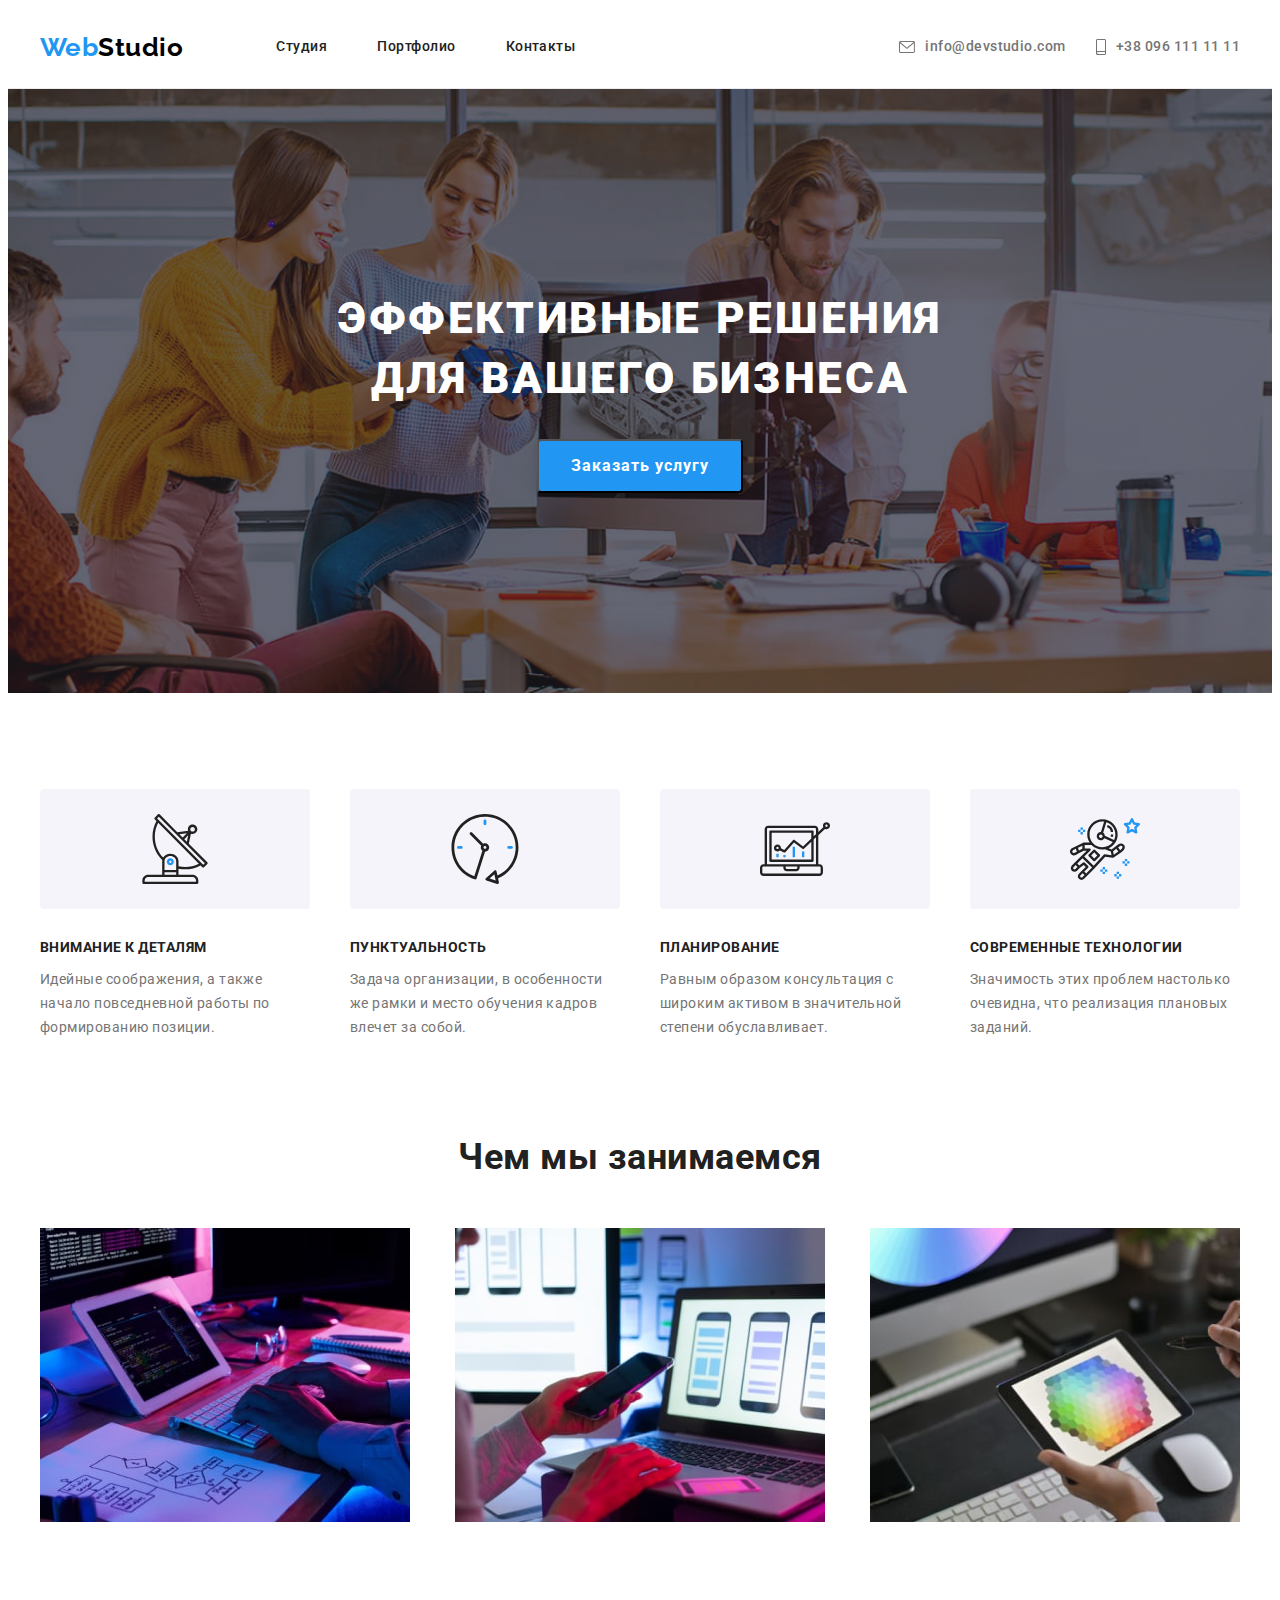
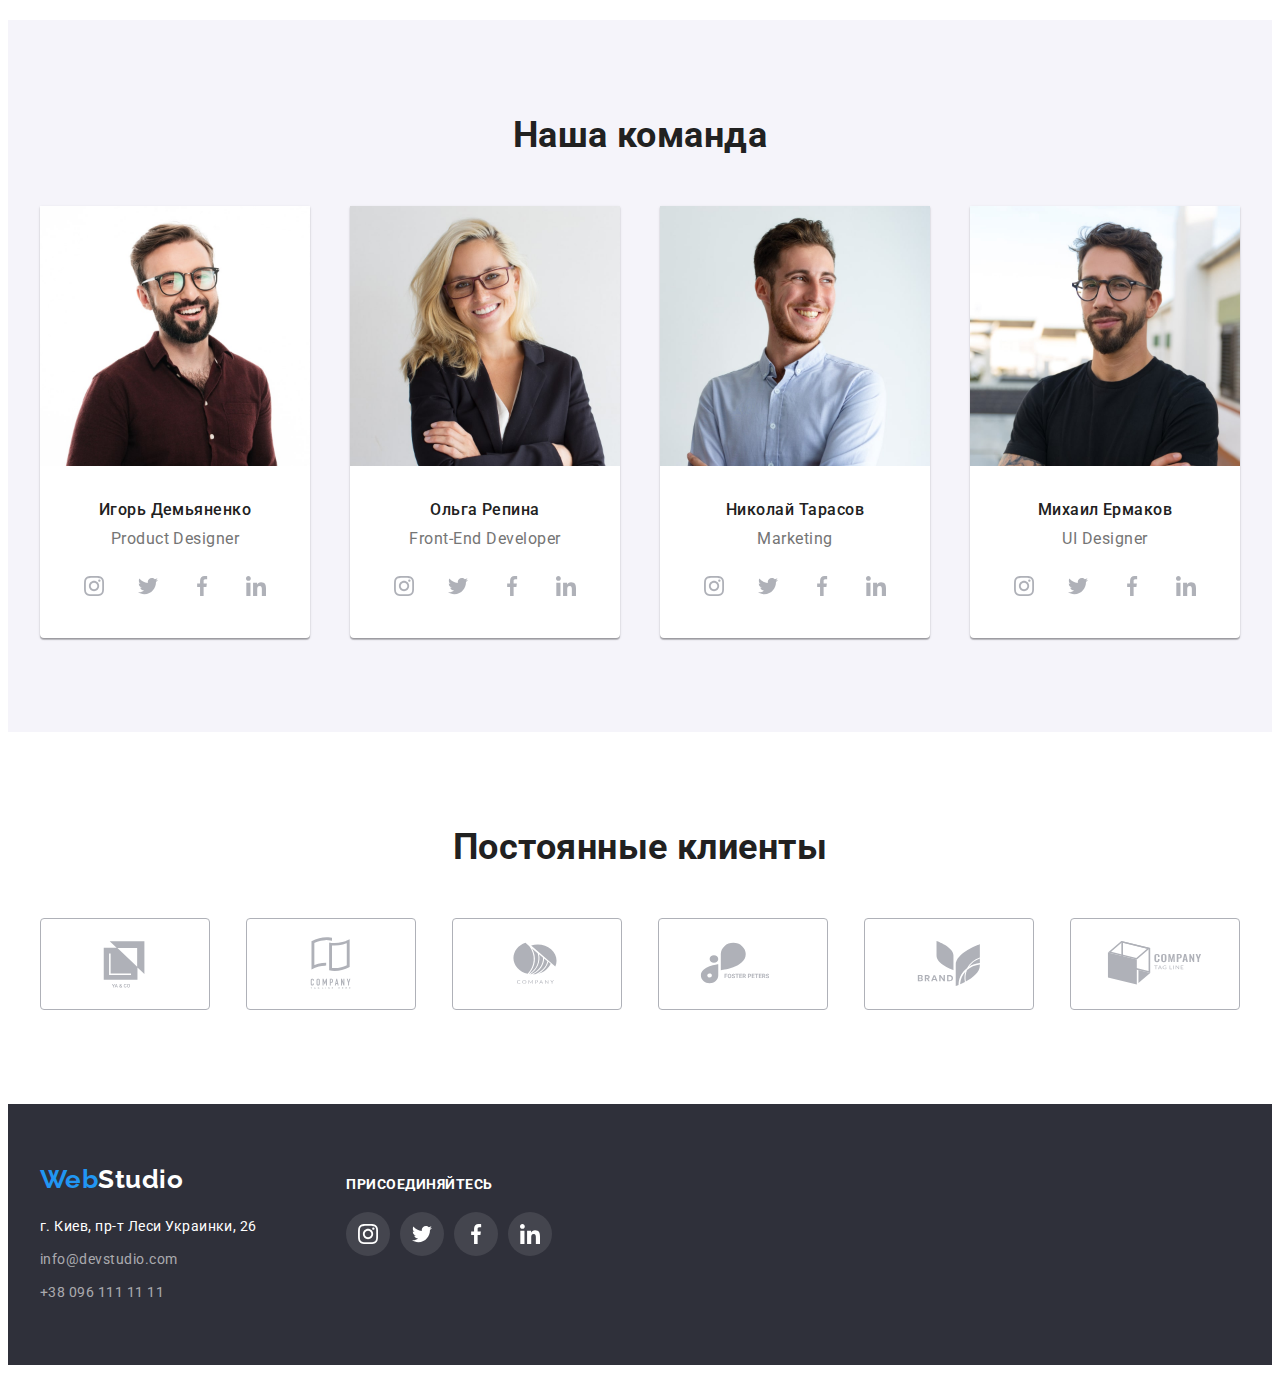
<file: index.html>
<!DOCTYPE html>
<html lang="ru">
<head>
    <meta charset="UTF-8">
    <meta http-equiv="X-UA-Compatible" content="IE=edge">
    <meta name="viewport" content="width=device-width, initial-scale=1.0">
    <link rel="preconnect" href="https://fonts.googleapis.com">
    <link rel="preconnect" href="https://fonts.gstatic.com" crossorigin>
    <link href="https://fonts.googleapis.com/css2?family=Raleway:wght@700&family=Roboto:wght@400;500;700;900&display=swap" rel="stylesheet">
    <link rel="stylesheet" href="https://cdnjs.cloudflare.com/ajax/libs/modern-normalize/1.1.0/modern-normalize.min.css" integrity="sha512-wpPYUAdjBVSE4KJnH1VR1HeZfpl1ub8YT/NKx4PuQ5NmX2tKuGu6U/JRp5y+Y8XG2tV+wKQpNHVUX03MfMFn9Q==" crossorigin="anonymous" referrerpolicy="no-referrer" />
    <link rel="stylesheet" href="./css/styles.css" />
    <title>Document</title>
    </head>
<body>
    <!-- Шапка -->
    <header class="header">
        <div class="container">
            <a href="./" class="logo"><span class="logoaccent">Web</span><span class="logo-dark">Studio</span></a>
        <nav class="header-nav">
            <ul class="list">
                <li class="site-nav-text"><a href="" class="header-link link">Студия</a></li>
                <li class="site-nav-text"><a href="./portfolio.html" class="header-link link">Портфолио</a></li>
                <li class="site-nav-text"><a href="" class="header-link link">Контакты</a></li>
            </ul>
        </nav>
        <div class="contacts-nav">
            <ul class="list">
                <li class="site-contacts-text">
                    <a href="mailto:info@devstudio.com" class="header-link link"><svg class="contacts-icon" width="16" height="12"><use href="./images/icons.svg#icon-envelope"></use></svg>info@devstudio.com</a></li>
                <li class="site-contacts-text">
                    <a href="tel:+380961111111" class="header-link link"><svg class="contacts-icon" width="10" height="16"><use href="./images/icons.svg#icon-smartphone"></use></svg>+38 096 111 11 11</a></li>
            </ul>
            </div>
        </div>
    </header>
    <main>  
        <!-- Герой -->
        <section class="hero">
            <div class="container">
            <h1 class="hero-headline">Эффективные решения для вашего бизнеса</h1>
            <div class="hero-button-div"><button type="button" class="hero-button">Заказать услугу</button>
            </div> 
        </div> 
        </section>
        <!-- Особенности -->
        <section class="qualities">
            <div class="container">
                <h2 class="visually-hidden">Особенности</h2>
                <ul class="list">
                    <li>
                        <div class="qualities-bg"><svg class="qualities-icon" width="70" height="70" ><use href="./images/icons.svg#icon-antenna"></use></svg></div>
                        <h3 class="qualities-title">Внимание к деталям</h3>
                        <p class="qualities-text">Идейные соображения, а также начало повседневной работы по формированию позиции.</p>
                    </li>
                    <li>
                        <div class="qualities-bg"><svg class="qualities-icon" width="70" height="70" ><use href="./images/icons.svg#icon-clock"></use></svg></div>
                        <h3 class="qualities-title">пунктуальность</h3>
                        <p class="qualities-text">Задача организации, в особенности же рамки и место обучения кадров влечет за собой.</p>
                    </li>
                    <li>
                        <div class="qualities-bg"><svg class="qualities-icon" width="70" height="70" ><use href="./images/icons.svg#icon-diagram"></use></svg></div>
                        <h3 class="qualities-title">Планирование</h3>
                        <p class="qualities-text">Равным образом консультация с широким активом в значительной степени обуславливает.</p>
                    </li>
                    <li>
                        <div class="qualities-bg"><svg class="qualities-icon" width="70" height="70" ><use href="./images/icons.svg#icon-astronaut"></use></svg></div>
                        <h3 class="qualities-title">Современные технологии</h3>
                        <p class="qualities-text">Значимость этих проблем настолько очевидна, что реализация плановых заданий.</p>
                    </li>
                </ul>
            </div>
        </section>
        <!-- Чем мы занимаемся -->
        <section class="activity">
            <div class="container">               
            <h2 class="section-title activity-title">Чем мы занимаемся</h2>
                <ul class="list">
                    <li><a href=""><img src="./images/box1.jpg" alt="изображение 1" width="370"></a></li>
                    <li><a href=""><img src="./images/box2.jpg" alt="изображение 3" width="370"></a></li>
                    <li><a href=""><img src="./images/box3.jpg" alt="изображение 3" width="370"></a></li>
                 </ul>
                </div> 
         </section>
        <!-- Наша команда -->
        <section class="team-section">
            <div class="container">
            <h2 class="team section-title">Наша команда</h2>
                <ul class="team-list list">
                    <li>
                   <img src="./images/Igor.jpg" alt="Игорь" width="270">
                    <h3 class="team-name">Игорь Демьяненко</h3>
                    <p class="team-text"><span lang="en">Product Designer</span></p>
                   <ul class="list team-soc-list">
                       <li class="team-soc-li"><a class="team-soc-item" href=""><svg class="team-soc-icon" width="20" height="20"><use href="./images/icons.svg#icon-instagram"></use></svg></a></li>
                       <li class="team-soc-li"><a class="team-soc-item" href=""><svg class="team-soc-icon" width="20" height="20"><use href="./images/icons.svg#icon-twitter"></use></svg></a></li>
                       <li class="team-soc-li"><a class="team-soc-item" href=""><svg class="team-soc-icon" width="20" height="20"><use href="./images/icons.svg#icon-facebook"></use></svg></a></li>
                       <li class="team-soc-li"><a class="team-soc-item" href=""><svg class="team-soc-icon" width="20" height="20"><use href="./images/icons.svg#icon-linkedin"></use></svg></a></li>
                   </ul>
                    </li>
                    <li>
                    <img src="./images/Olga.jpg" alt="Ольга" width="270">
                    <h3 class="team-name">Ольга Репина</h3>
                    <p class="team-text"><span lang="en">Front-End Developer</span></p>
                    <ul class="list team-soc-list">
                        <li class="team-soc-li"><a class="team-soc-item" href=""><svg class="team-soc-icon" width="20" height="20"><use href="./images/icons.svg#icon-instagram"></use></svg></a></li>
                        <li class="team-soc-li"><a class="team-soc-item" href=""><svg class="team-soc-icon" width="20" height="20"><use href="./images/icons.svg#icon-twitter"></use></svg></a></li>
                        <li class="team-soc-li"><a class="team-soc-item" href=""><svg class="team-soc-icon" width="20" height="20"><use href="./images/icons.svg#icon-facebook"></use></svg></a></li>
                        <li class="team-soc-li"><a class="team-soc-item" href=""><svg class="team-soc-icon" width="20" height="20"><use href="./images/icons.svg#icon-linkedin"></use></svg></a></li>
                    </ul>
                    </li>
                    <li>
                    <img src="./images/Nikolay.jpg" alt="Николай" width="270">
                    <h3 class="team-name">Николай Тарасов</h3>
                    <p class="team-text"><span lang="en">Marketing</span></p>
                    <ul class="list team-soc-list">
                        <li class="team-soc-li"><a class="team-soc-item" href=""><svg class="team-soc-icon" width="20" height="20"><use href="./images/icons.svg#icon-instagram"></use></svg></a></li>
                        <li class="team-soc-li"><a class="team-soc-item" href=""><svg class="team-soc-icon" width="20" height="20"><use href="./images/icons.svg#icon-twitter"></use></svg></a></li>
                        <li class="team-soc-li"><a class="team-soc-item" href=""><svg class="team-soc-icon" width="20" height="20"><use href="./images/icons.svg#icon-facebook"></use></svg></a></li>
                        <li class="team-soc-li"><a class="team-soc-item" href=""><svg class="team-soc-icon" width="20" height="20"><use href="./images/icons.svg#icon-linkedin"></use></svg></a></li>
                    </ul>
                    </li>
                    <li>
                    <img src="./images/Mikhail.jpg" alt="Михаил" width="270">
                    <h3 class="team-name">Михаил Ермаков</h3>
                    <p class="team-text"><span lang="en">UI Designer</span></p>
                    <ul class="list team-soc-list">
                        <li class="team-soc-li"><a class="team-soc-item" href=""><svg class="team-soc-icon" width="20" height="20"><use href="./images/icons.svg#icon-instagram"></use></svg></a></li>
                        <li class="team-soc-li"><a class="team-soc-item" href=""><svg class="team-soc-icon" width="20" height="20"><use href="./images/icons.svg#icon-twitter"></use></svg></a></li>
                        <li class="team-soc-li"><a class="team-soc-item" href=""><svg class="team-soc-icon" width="20" height="20"><use href="./images/icons.svg#icon-facebook"></use></svg></a></li>
                        <li class="team-soc-li"><a class="team-soc-item" href=""><svg class="team-soc-icon" width="20" height="20"><use href="./images/icons.svg#icon-linkedin"></use></svg></a></li>
                    </ul>
                    </li>
                </ul>
                </div>
        </section>
    </main>
    <!-- Клиенты -->
    <section class="clients">
        <div class="container">
            <h2 class="section-title">Постоянные клиенты</h2>
           <ul class="list">
              <li><a class="clients-item" href=""><svg class="clients-icon" width="106" height="60" ><use href="./images/icons.svg#icon-partner1"></use></svg></a></li>
              <li><a class="clients-item" href=""><svg class="clients-icon" width="106" height="60" ><use href="./images/icons.svg#icon-partner2"></use></svg></a></li>
              <li><a class="clients-item" href=""><svg class="clients-icon" width="106" height="60" ><use href="./images/icons.svg#icon-partner3"></use></svg></a></li>
              <li><a class="clients-item" href=""><svg class="clients-icon" width="106" height="60" ><use href="./images/icons.svg#icon-partner4"></use></svg></a></li>
              <li><a class="clients-item" href=""><svg class="clients-icon" width="106" height="60" ><use href="./images/icons.svg#icon-partner5"></use></svg></a></li>
              <li><a class="clients-item" href=""><svg class="clients-icon" width="106" height="60" ><use href="./images/icons.svg#icon-partner6"></use></svg></a></li>
           </ul>
        </div>
    </section>
    <!-- Подвал -->
    <footer class="footer">
        <div class="container">
            <div>
                <a href="./" class="logo"><span class="logoaccent">Web</span><span class="logo-light">Studio</span></a>
                <address class="address">
                <ul class="address-list list">
                    <li class="address-map"><a href="https://goo.gl/maps/3kTh9h1PQYDEGtS97" target="_blank" rel="noopener, nofollow, noindex" class="link footer-link">г. Киев, пр-т Леси Украинки, 26</a> </li>
                    <li class="address-text"><a href="mailto:info@devstudio.com" class="link footer-link">info@devstudio.com</a></li>
                    <li class="address-text"><a href="tel:+380961111111" class="link footer-link">+38 096 111 11 11</a></li>
                </ul>
                </address>
            </div>
            <div class="join">
            <h1 class="join-title">присоединяйтесь</h1>
                <ul class="list join-soc-list">
                    <li><a class="join-soc-item" href=""><svg class="join-soc-icon" width="20" height="20"><use href="./images/icons.svg#icon-instagram"></use></svg></a></li>
                    <li><a class="join-soc-item" href=""><svg class="join-soc-icon" width="20" height="20"><use href="./images/icons.svg#icon-twitter"></use></svg></a></li>
                    <li><a class="join-soc-item" href=""><svg class="join-soc-icon" width="20" height="20"><use href="./images/icons.svg#icon-facebook"></use></svg></a></li>
                    <li><a class="join-soc-item" href=""><svg class="join-soc-icon" width="20" height="20"><use href="./images/icons.svg#icon-linkedin"></use></svg></a></li>
                </ul>
    
            </div>
        </div>
            </footer>
</body>
</html>
</file>
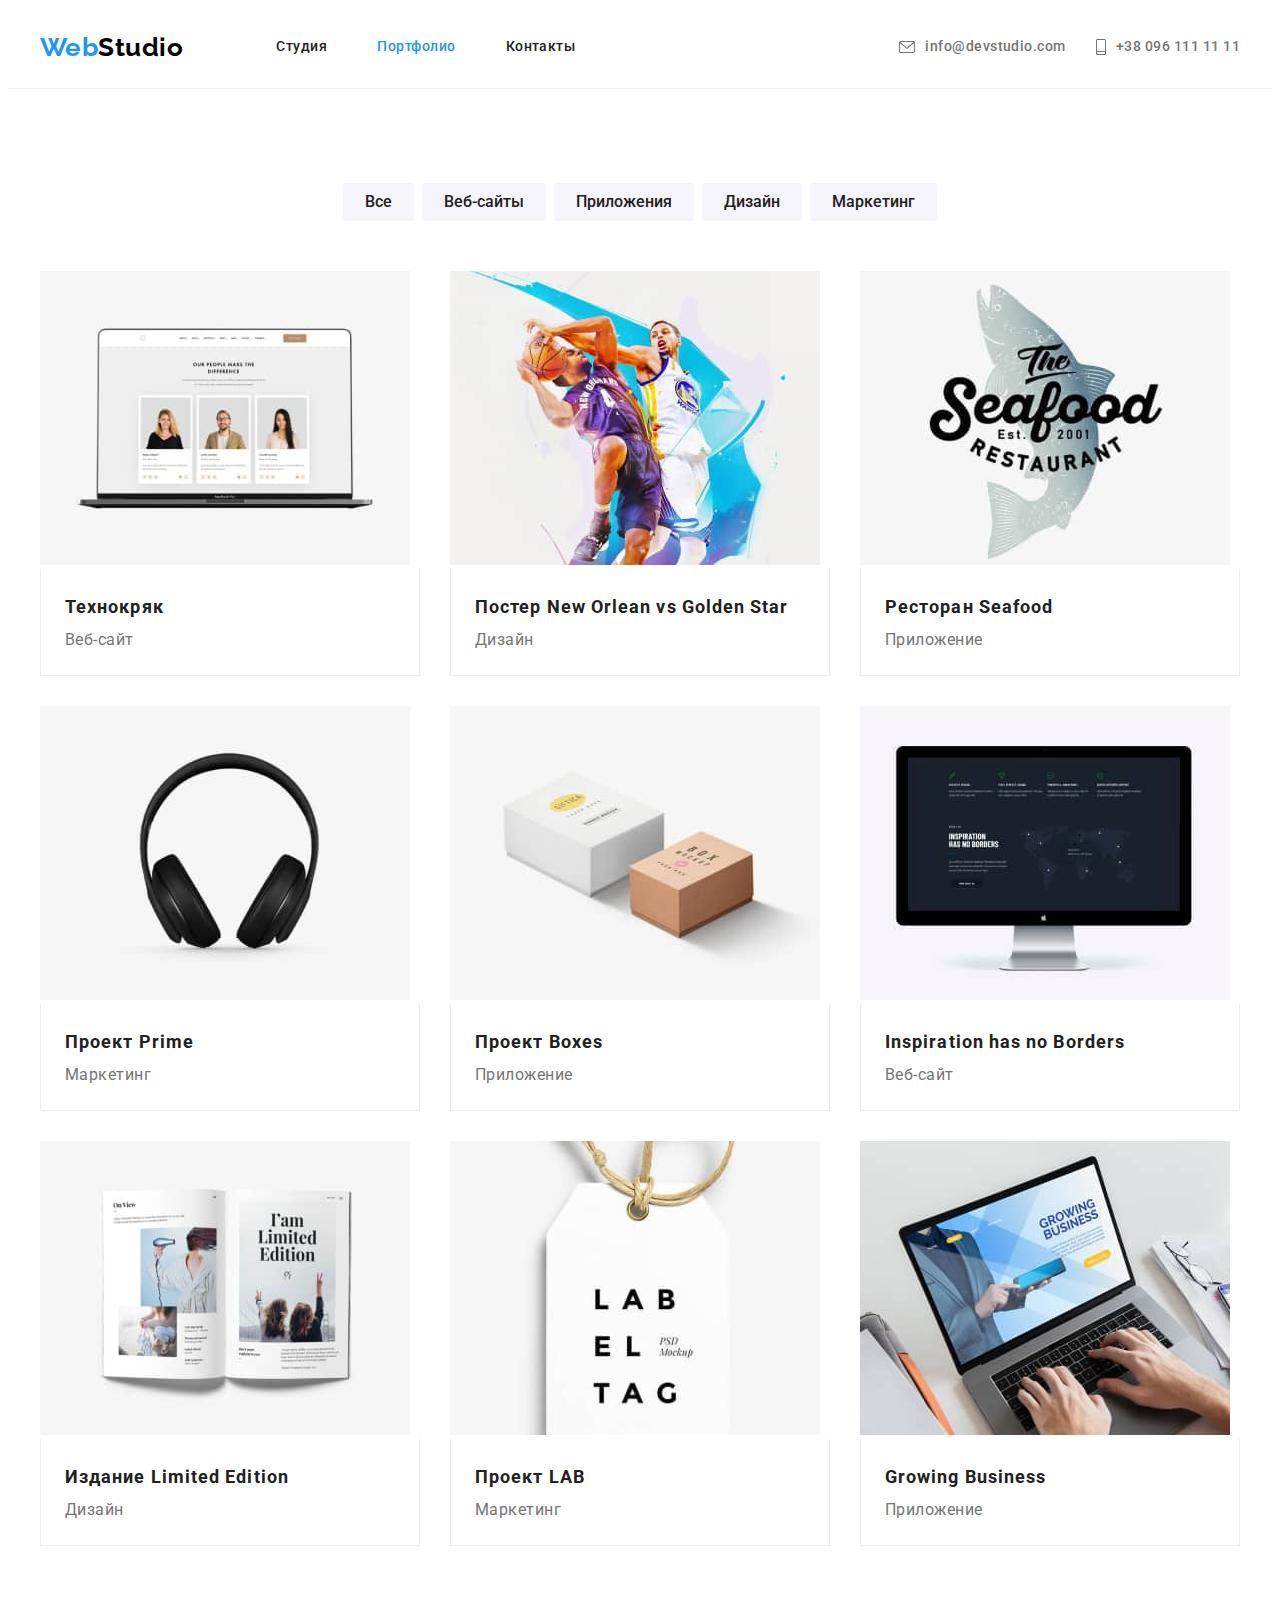
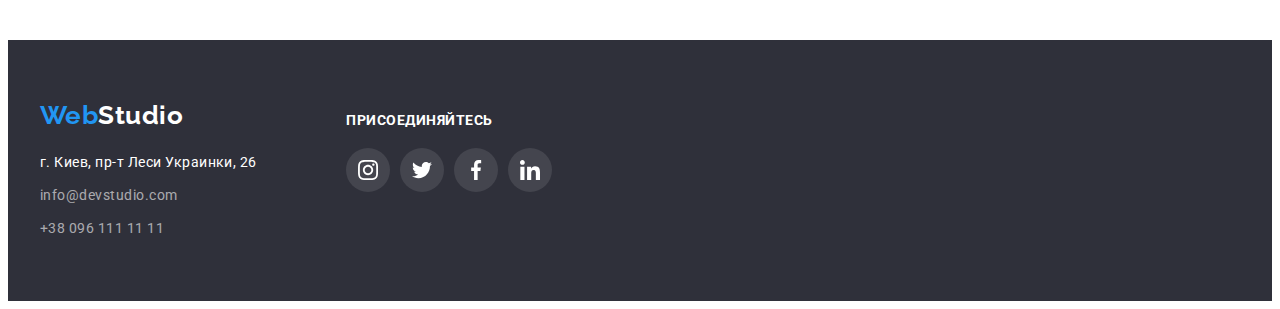
<file: portfolio.html>
<!DOCTYPE html>
<html lang="ru">
<head>
    <meta charset="UTF-8">
    <meta http-equiv="X-UA-Compatible" content="IE=edge">
    <meta name="viewport" content="width=device-width, initial-scale=1.0">
    <link rel="preconnect" href="https://fonts.googleapis.com">
    <link rel="preconnect" href="https://fonts.gstatic.com" crossorigin>
    <link href="https://fonts.googleapis.com/css2?family=Raleway:wght@700&family=Roboto:wght@400;500;700;900&display=swap" rel="stylesheet">
    <link rel="stylesheet" href="https://cdnjs.cloudflare.com/ajax/libs/modern-normalize/1.1.0/modern-normalize.min.css" integrity="sha512-wpPYUAdjBVSE4KJnH1VR1HeZfpl1ub8YT/NKx4PuQ5NmX2tKuGu6U/JRp5y+Y8XG2tV+wKQpNHVUX03MfMFn9Q==" crossorigin="anonymous" referrerpolicy="no-referrer" />
    <link rel="stylesheet" href="./css/styles.css" />
    <title>Document</title>
    </head>
<body>
    <!-- Шапка -->
    <header class="header">
        <div class="container">
            <a href="./" class="logo"><span class="logoaccent">Web</span><span class="logo-dark">Studio</span></a>
        <nav class="header-nav">
            <ul class="list">
                <li class="site-nav-text"><a href="" class="header-link link">Студия</a></li>
                <li class="site-nav-text"><a href="./portfolio.html" class="header-link link current">Портфолио</a></li>
                <li class="site-nav-text"><a href="" class="header-link link">Контакты</a></li>
            </ul>
        </nav>
        <div class="contacts-nav">
            <ul class="list">
                <li class="site-contacts-text">
                    <a href="mailto:info@devstudio.com" class="header-link link"><svg class="contacts-icon" width="16" height="12"><use href="./images/icons.svg#icon-envelope"></use></svg>info@devstudio.com</a></li>
                <li class="site-contacts-text">
                    <a href="tel:+380961111111" class="header-link link"><svg class="contacts-icon" width="10" height="16"><use href="./images/icons.svg#icon-smartphone"></use></svg>+38 096 111 11 11</a></li>
            </ul>
            </div>
        </div>
    </header>
    <main>  
    <section class="portfolio">
      <div class="container">
        <h1 class="visually-hidden">Портфолио</h1>
        <ul class="filters list">
             <li><button type="button" class="button-item">Все</button></li>
             <li><button type="button" class="button-item">Веб-сайты</button></li>
             <li><button type="button" class="button-item">Приложения</button></li>
             <li><button type="button" class="button-item">Дизайн</button></li>
             <li><button type="button" class="button-item">Маркетинг</button></li>
        </ul>
        <h2 class="visually-hidden">Галерея работ</h2>
        <ul class="porfolio-list list">
            <li>
                <a class="link portfolio-link" href=""><img src="./images/techno.jpg" alt="" width="370" >
                <div class="portfolio-info">
                 <h3 class="portfolio-title">Технокряк</h3>
                <p class="porfolio-text">Веб-сайт</p>
                </div>
                 </a>
            </li>
            <li>
                 <a class="link" href=""><img src="./images/poster.jpg" alt="" width="370">
                 <div class="portfolio-info">
                 <h3 class="portfolio-title">Постер <span lang="en">New Orlean vs Golden Star</span></h3>
                 <p class="porfolio-text">Дизайн</p>
                 </div>
                 </a>
             </li>
             <li>
                 <a class="link" href=""><img src="./images/restaurant.jpg" alt="" width="370">
                 <div class="portfolio-info">
                     <h3 class="portfolio-title">Ресторан <span lang="en">Seafood</span></h3>
                 <p class="porfolio-text">Приложение</p>
                 </div>
                 </a>    
             </li>
             <li>
                 <a class="link" href=""><img src="./images/prime.jpg" alt="" width="370">
                 <div class="portfolio-info">
                     <h3 class="portfolio-title">Проект <span lang="en">Prime</span></h3>
                 <p class="porfolio-text">Маркетинг</p>
                 </div>
                 </a>
             </li>
             <li>
                 <a class="link" href=""><img src="./images/boxes.jpg" alt="" width="370">
                 <div class="portfolio-info">
                     <h3 class="portfolio-title">Проект <span lang="en">Boxes</span></h3>
                 <p class="porfolio-text">Приложение</p>
                 </div>
                 </a>
              </li>
              <li>
                 <a class="link" href=""><img src="./images/inspiration.jpg" alt="" width="370">
                 <div class="portfolio-info">
                 <h3 class="portfolio-title"><span lang="en">Inspiration has no Borders</span></h3>
                 <p class="porfolio-text">Веб-сайт</p>
                 </div>
                 </a>    
              </li>
              <li>
                 <a class="link" href=""><img src="./images/limited.jpg" alt="" width="370">
                 <div class="portfolio-info">
                     <h3 class="portfolio-title">Издание <span lang="en">Limited Edition</span></h3>
                 <p class="porfolio-text">Дизайн</p>
                 </div>
                 </a>
             </li>
             <li>
                 <a class="link" href=""><img src="./images/lab.jpg" alt="" width="370">
                 <div class="portfolio-info">
                     <h3 class="portfolio-title">Проект <span lang="en">LAB</span></h3>
                 <p class="porfolio-text">Маркетинг</p>
                 </div>
                 </a>
              </li>
              <li>
                 <a class="link" href=""><img src="./images/growing.jpg" alt="" width="370">
                 <div class="portfolio-info">
                     <h3 class="portfolio-title"><span lang="en">Growing Business</span></h3>
                 <p class="porfolio-text">Приложение</p>
                 </div>
                 </a>
              </li>
        </ul>
      </div>
    </section>
    </main>
    <!-- Подвал -->
    <footer class="footer">
        <div class="container">
            <div>
                <a href="./" class="logo"><span class="logoaccent">Web</span><span class="logo-light">Studio</span></a>
                <address class="address">
                <ul class="address-list list">
                    <li class="address-map"><a href="https://goo.gl/maps/3kTh9h1PQYDEGtS97" target="_blank" rel="noopener, nofollow, noindex" class="link footer-link">г. Киев, пр-т Леси Украинки, 26</a> </li>
                    <li class="address-text"><a href="mailto:info@devstudio.com" class="link footer-link">info@devstudio.com</a></li>
                    <li class="address-text"><a href="tel:+380961111111" class="link footer-link">+38 096 111 11 11</a></li>
                </ul>
                </address>
            </div>
            
            <div class="join">
            <h1 class="join-title">присоединяйтесь</h1>
                <ul class="list join-soc-list">
                    <li><a class="join-soc-item" href=""><svg class="join-soc-icon" width="20" height="20"><use href="./images/icons.svg#icon-instagram"></use></svg></a></li>
                    <li><a class="join-soc-item" href=""><svg class="join-soc-icon" width="20" height="20"><use href="./images/icons.svg#icon-twitter"></use></svg></a></li>
                    <li><a class="join-soc-item" href=""><svg class="join-soc-icon" width="20" height="20"><use href="./images/icons.svg#icon-facebook"></use></svg></a></li>
                    <li><a class="join-soc-item" href=""><svg class="join-soc-icon" width="20" height="20"><use href="./images/icons.svg#icon-linkedin"></use></svg></a></li>
                </ul>
    
              </div>
        </div>
            </footer>
</body>
</html>
</file>
<file: css/styles.css>
:root {
    --primary-text-color: #757575;
    --title-text-color: #212121;
    --accent-color: #2196F3;
    --primary-white-color: #FFFFFF;
    --black-color: #000000;
    --dark-background: #2F303A;
    --light-background: #F5F4FA;    
    --icon-filler: #AFB1B8;
}

body {
    font-family: 'Roboto', sans-serif;
    font-style: normal;
    color: var(--primary-text-color);
    letter-spacing: 0.03em;
}
h1,h2,h3,h4,h5,h6,p { 
  margin: 0;
}
.container {
  width: 1200px;
  padding-left: 15px;
  padding-right: 15px;
  margin: 0 auto;
  
}
/* ------------Шапка-------------- */

.header {
  border-bottom: 1px solid #ECECEC;
  padding-top: 24px;
  padding-bottom: 25px;
}
.header .container {
  display: flex;
  align-items: center;
}

.logo {
  margin-right: 93px;
    text-decoration: none;
    font-family: 'Raleway', sans-serif;
    font-weight: 700;
    font-size: 26px;
    line-height: 1.19;
}

.logoaccent {
    color: var(--accent-color);
}
.logo-dark {
    color: var(--black-color);
}
.logo-light {
    color: var(--primary-white-color);
}
.header-nav {
  display: flex;
  align-items: center;
 
}
.header-nav .list {
  display: flex;
  
}
.contacts-nav .list {
  display: flex;
  align-items: center
  
  }
.site-nav-text+.site-nav-text {
  margin-left: 50px;
}
.site-contacts-text +.site-contacts-text {
   margin-left: 30px;
} 

.contacts-nav {
 display: flex;
 align-items: center;
 margin-left: auto;
}
.header-link {
  display: flex;
  align-items: center;
}
.header-link:hover.contacts-icon {
  fill: var(--accent-color);
}

.contacts-icon {
   margin-right: 10px;
   fill: currentColor;
  
}

.link {
    text-decoration:none;
    color: inherit;
    }

.header-link:hover, .header-link:focus {
    color: var(--accent-color);
    
} 

.visually-hidden {
    position: absolute;
    width: 1px;
    height: 1px;
    margin: -1px;
    border: 0;
    padding: 0;
    white-space: nowrap;
    clip-path: inset(100%);
    clip: rect(0 0 0 0);
    overflow: hidden;
  }
  .list {
      padding: 0;
      margin: 0;
      list-style-type: none;
  }
  .site-nav-text {
    font-weight: 500;
    font-size: 14px;
    line-height: 1.14;
    color: var(--title-text-color);
  }
  .site-contacts-text {
    font-weight: 500;
    font-size: 14px;
    line-height: 1.14;
    
  }
  .current {
      color: var(--accent-color);
  }
  /* ---------------Hero---------------- */
  .hero {
    max-width: 1600px;
    margin: 0 auto;
      background: var(--dark-background);
      padding-top: 200px;
      padding-bottom: 200px;
      background-image: linear-gradient(rgba(47, 48, 58, 0.4), rgba(47, 48, 58, 0.4)), url(../images/hero.jpg);
      background-repeat: no-repeat;
      background-position: 50% 50%;
      background-size:cover;
         
  }
  .hero-headline {
    width: 696px;
    margin-bottom: 30px;
    margin-left: auto;
    margin-right: auto;
    
    font-weight: 900;
    font-size: 44px;
    line-height: 1.36;
    text-align: center;
    letter-spacing: 0.06em;
    text-transform: uppercase;
    color: var(--primary-white-color);
  }
  .hero-button-div {
    text-align: center;
    
  }
  .hero-button {
    padding: 10px 32px;
    box-shadow: 0px 4px 4px rgba(0, 0, 0, 0.15);
    border-radius: 4px;
    font-family: inherit;
    background-color: var(--accent-color);
    font-weight: 700;
    font-size: 16px;
    line-height: 1.88;
   
    letter-spacing: 0.06em;
    color: var(--primary-white-color);
    cursor:pointer
  }
    .hero-button:hover, .hero-button:focus{
    background-color: #188CE8;
    }

  .section-title {
    font-weight: 700;
    font-size: 36px;
    line-height: 1.17;
    text-align: center;  
    color: var(--title-text-color);
  }
  /* <!-- Особенности --> */
  .qualities {
    padding-bottom: 96px;
    padding-top: 96px;
  }
  .qualities .list {
    display: flex;
    justify-content: space-between;  
            
  }
  .qualities-bg {
    display: flex;
    height: 120px;
    width: 270px;
    background-color: var(--light-background);
    border-radius: 4px;
    margin-bottom: 30px;
    justify-content: center;
    align-items: center;
    
  }
  
  .qualities-title {
    margin-bottom: 10px;
    font-weight: 700;
    font-size: 14px;
    line-height: 1.146;
    text-transform: uppercase;
    color: var(--title-text-color);
  }

  .qualities-text {
    width: 270px;
    padding-top: 3px;
    font-weight: 400;
    font-size: 14px;
    line-height: 1.71;
  }
  /* Чем мы занимаемся */
  .activity {
  padding-bottom: 94px;
  }
  .activity-title {
    margin-bottom: 50px;
  }
  .activity .list {
    display: flex;
    justify-content: space-between;
    align-items: center;
    
  }
  
  /* <!-- Наша команда --> */
  .team-section {
    background-color: var(--light-background);
    padding-top: 94px;
    padding-bottom: 94px;
  }
  .team   {
    
    margin-bottom: 50px;
  }
  .team-list {
    display: flex;
    justify-content: space-between;
    
  }
  .team-list > li {
    background-color: var(--primary-white-color);
    
    box-shadow: 0px 1px 3px rgba(0, 0, 0, 0.12), 0px 1px 1px rgba(0, 0, 0, 0.14), 0px 2px 1px rgba(0, 0, 0, 0.2);
    border-radius: 0px 0px 4px 4px;
  }
  .team-list img {
    margin-bottom: 30px;
  }
  .team-name {
    margin-bottom: 10px;
    font-weight: 500;
    font-size: 16px;
    line-height: 1.19;     
    text-align: center;
    color: var(--title-text-color);
  }
  .team-text {
      font-weight: 400;
    font-size: 16px;
    line-height: 1.19;
    text-align: center;
    margin-bottom: 16px;
  }
  .team-soc-list {
    display: flex;
    align-items: center;
    justify-content: center;
    
  }
  .team-soc-item {
    display: flex;
    align-items: center;
    justify-content: center;
    width: 44px;
    height: 44px;
    border-radius: 50%;
    margin-bottom: 30px;
      
  }
  .team-soc-icon {
    display: flex;
    align-items: center;
    fill: var(--icon-filler);
  }
  .team-soc-li:not(:last-child) {
    margin-right: 10px;
  }

  
  .team-soc-item:hover, .team-soc-item:focus {
    background-color: var(--accent-color);
  }
  .team-soc-item:hover .team-soc-icon {
    fill: var(--primary-white-color);
  }

  .team-soc-item:focus .team-soc-icon {
    fill: var(--primary-white-color);
  }
  /*-------------- Клиенты ----------------*/
  .clients {
    padding-top: 94px;
    padding-bottom: 94px;
  }
  .clients .section-title {
    margin-bottom: 50px;
  }
  .clients .list {
    display: flex;
    justify-content: space-between;
    align-items: center;
  }
  .clients-icon {
    fill: var(--icon-filler);
  }
   
  .clients-item {
    display: flex;
    align-items: center;
    justify-content: center;
    width: 170px;
    height: 92px;
    left: 215px;
    top: 2493px;
    border: 1px solid var(--icon-filler);
    box-sizing: border-box;
    border-radius: 4px;
  }
  
  .clients-item:hover {
    border-color: var(--accent-color);
    box-shadow: 0px 4px 4px rgba(0, 0, 0, 0.25);
  }
  .clients-item:focus {
    border-color: var(--accent-color);
    box-shadow: 0px 4px 4px rgba(0, 0, 0, 0.25);
  }
  .clients-item:focus .clients-icon  {
   fill:var(--accent-color);
   
  }
  .clients-item:hover .clients-icon  {
    fill:var(--accent-color);
       }

/* -----------------Подвал---------------- */
  .footer {
     background: var(--dark-background);
     padding-top: 60px;
     padding-bottom: 60px;
      }
  
  .footer .container {
     display: flex;
      }

  .address {
    margin-top: 20px;
    font-style: inherit;
    font-weight: 400;
    font-size: 14px;
    line-height: 1.71;
  }
  .address-list li:not(:last-child) {
    margin-bottom: 9px;
  }
  .address-map {
      color: var(--primary-white-color);
  }
  .address-text {
    color: rgba(255, 255, 255, 0.6);
  }
  .footer-link:hover, .footer-link:focus {
    color: var(--accent-color);
  }
  .join {
    margin-top: 12px;
    margin-left: 70px;
  }
  .join-title {
    color: var(--primary-white-color);
    font-style: normal;
    font-weight: 700;
    font-size: 14px;
    line-height: 16px;
    text-transform: uppercase;
    margin-bottom: 20px;
   
  }
  .join-soc-list {
    display: flex;
    align-items: center;
    
  }
  .join-soc-item {
    display: flex;
    align-items: center;
    justify-content: center;
    width: 44px;
    height: 44px;
    border-radius: 50%;
    margin-right: 10px;
    background-color: rgba(255, 255, 255, 0.1);
    
      
  }
  .join-soc-icon {
    display: flex;
    align-items: center;
    fill: var(--primary-white-color);

  }
  .join-soc-item:hover, .join-soc-item:focus {
    background-color: var(--accent-color);
  }
  
 /* -----------Портфолио-------------- */
  
 .portfolio {
   padding-top: 94px;
   padding-bottom: 94px;
 }
    .button-item {
    padding: 6px 22px;
    font-family: inherit;
    font-weight: 500;
    font-size: 16px;
    line-height: 1.62;
    text-align: center;
    color: var(--title-text-color);
    background-color: var(--light-background);
    border-radius: 4px;
    cursor:pointer;
    border: 0;
    }
    .button-item:active {
    color: var(--primary-white-color);
    background-color: var(--accent-color);
    }
    .button-item:hover, .button-item:focus  {
      box-shadow: 0px 3px 1px rgba(0, 0, 0, 0.1), 0px 1px 2px rgba(0, 0, 0, 0.08), 0px 2px 2px rgba(0, 0, 0, 0.12);
    }
    
    .portfolio-title {
        font-weight: 700;
        font-size: 18px;
        line-height: 2;
        letter-spacing: 0.06em;
        color: var(--title-text-color);
    }
    .porfolio-text {
        font-weight: 400;
        font-size: 16px;
        line-height: 1.88;

    }
    .filters {
      display: flex;
      justify-content: center;
      margin-bottom: 50px;
         }
    .filters li:not(:first-child) {
      margin-left: 8px;
    }
    .porfolio-list {
      display: flex;
      flex-wrap: wrap;
      margin-top: -30px;
      margin-left: -30px;
      
    }
  .porfolio-list li {
    flex-basis: calc((100% - 90px) / 3);
    margin-top: 30px;
    margin-left: 30px;
    
      
  }
  .portfolio-info {
    padding: 20px 24px;
    border-bottom: 1px solid #EEEEEE;
    border-right: 1px solid #EEEEEE;
    border-left: 1px solid #EEEEEE;
  }

  .portfolio li:hover, .portfolio li:focus  {
    box-shadow: 0px 1px 1px rgba(0, 0, 0, 0.12), 0px 4px 4px rgba(0, 0, 0, 0.06), 1px 4px 6px rgba(0, 0, 0, 0.16);

  }
</file>
